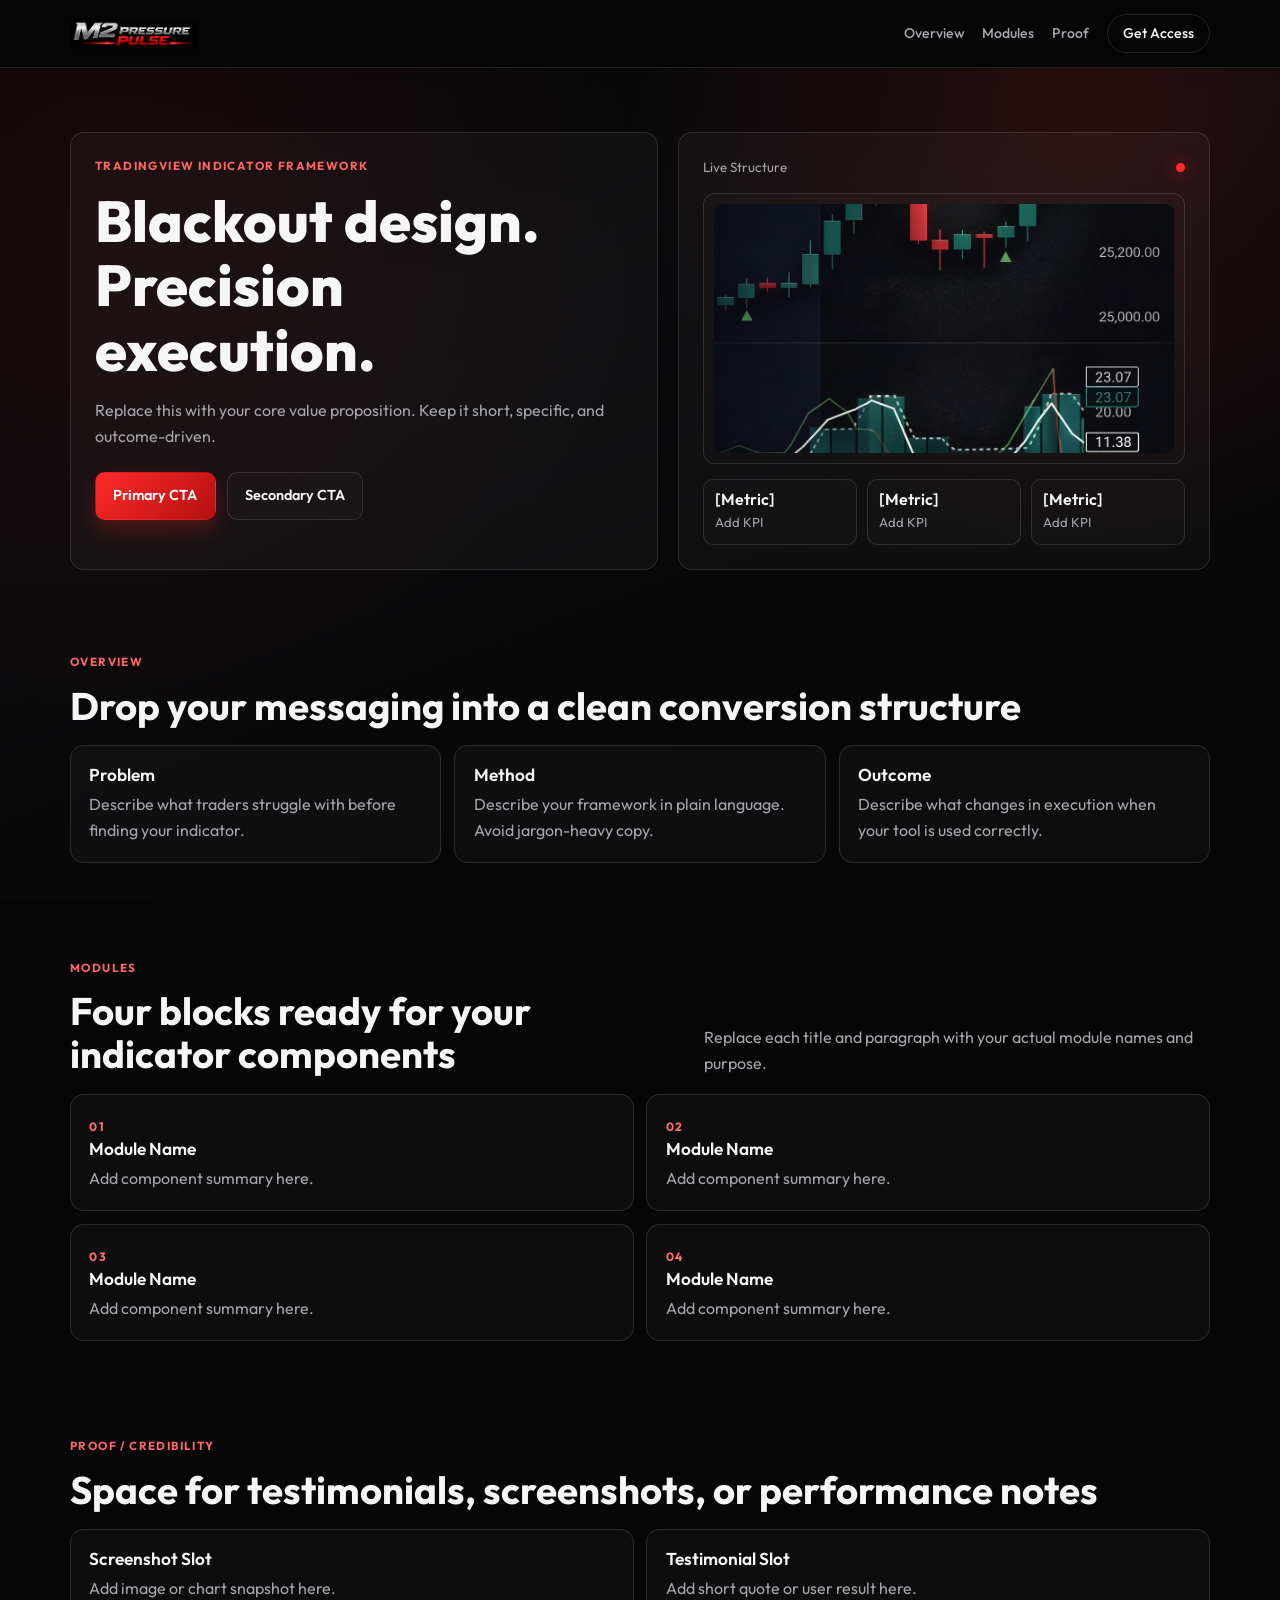
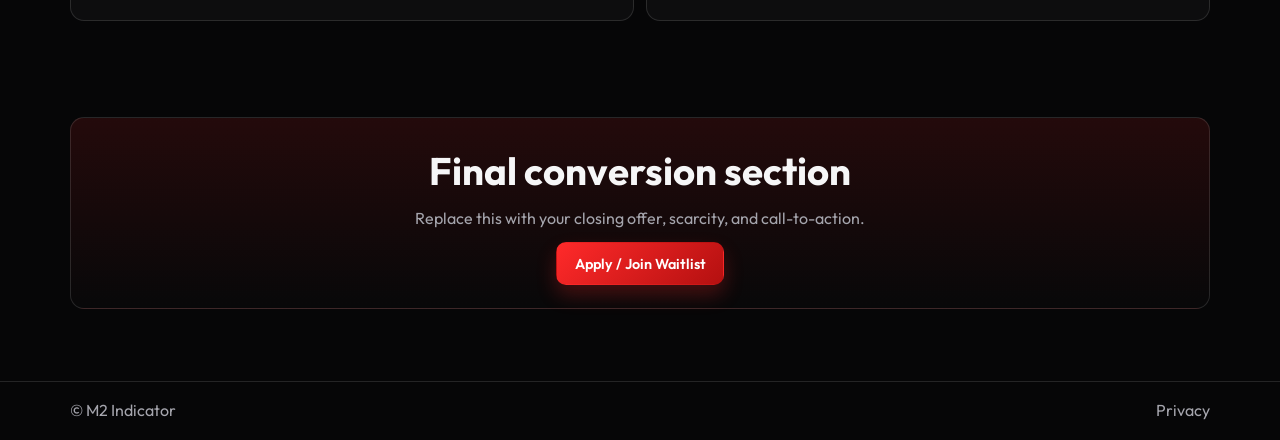
<file: index.html>
<!DOCTYPE html>
<html lang="en">
<head>
  <meta charset="UTF-8" />
  <meta name="viewport" content="width=device-width, initial-scale=1.0" />
  <title>M2 Indicator | Landing Framework</title>
  <meta name="description" content="Modern black and red landing framework for a TradingView indicator." />
  <link rel="preconnect" href="https://fonts.googleapis.com" />
  <link rel="preconnect" href="https://fonts.gstatic.com" crossorigin />
  <link href="https://fonts.googleapis.com/css2?family=Outfit:wght@400;500;600;700;800&display=swap" rel="stylesheet" />
  <link rel="stylesheet" href="styles.css" />
</head>
<body>
  <div class="bg-grid" aria-hidden="true"></div>
  <div class="bg-glow" aria-hidden="true"></div>

  <header class="site-header">
    <div class="container nav-row">
      <a class="brand" href="#">
        <img src="logo.png" alt="M2 Indicator" class="brand-logo" />
      </a>

      <button class="menu-toggle" id="menuToggle" aria-label="Toggle navigation" aria-expanded="false">Menu</button>

      <nav class="nav" id="siteNav">
        <a href="#overview">Overview</a>
        <a href="#modules">Modules</a>
        <a href="#proof">Proof</a>
        <a href="#cta" class="nav-cta">Get Access</a>
      </nav>
    </div>
  </header>

  <main>
    <section class="hero container">
      <div class="hero-copy reveal">
        <p class="kicker">TradingView Indicator Framework</p>
        <h1>Blackout design. Precision execution.</h1>
        <p class="hero-lead">Replace this with your core value proposition. Keep it short, specific, and outcome-driven.</p>
        <div class="hero-actions">
          <a class="btn btn-primary" href="#cta">Primary CTA</a>
          <a class="btn btn-ghost" href="#modules">Secondary CTA</a>
        </div>
      </div>

      <div class="hero-panel reveal delay-1">
        <div class="panel-head">
          <span>Live Structure</span>
          <span class="dot"></span>
        </div>
        <div class="chart-placeholder">
          <img src="hero.png" alt="Live structure preview" class="live-image" />
        </div>
        <div class="panel-foot">
          <div>
            <h3>[Metric]</h3>
            <p>Add KPI</p>
          </div>
          <div>
            <h3>[Metric]</h3>
            <p>Add KPI</p>
          </div>
          <div>
            <h3>[Metric]</h3>
            <p>Add KPI</p>
          </div>
        </div>
      </div>
    </section>

    <section id="overview" class="section container">
      <div class="section-title reveal">
        <p class="kicker">Overview</p>
        <h2>Drop your messaging into a clean conversion structure</h2>
      </div>

      <div class="card-grid three">
        <article class="card reveal">
          <h3>Problem</h3>
          <p>Describe what traders struggle with before finding your indicator.</p>
        </article>
        <article class="card reveal delay-1">
          <h3>Method</h3>
          <p>Describe your framework in plain language. Avoid jargon-heavy copy.</p>
        </article>
        <article class="card reveal delay-2">
          <h3>Outcome</h3>
          <p>Describe what changes in execution when your tool is used correctly.</p>
        </article>
      </div>
    </section>

    <section id="modules" class="section container">
      <div class="section-title split reveal">
        <div>
          <p class="kicker">Modules</p>
          <h2>Four blocks ready for your indicator components</h2>
        </div>
        <p class="muted">Replace each title and paragraph with your actual module names and purpose.</p>
      </div>

      <div class="card-grid two">
        <article class="module-card reveal">
          <span>01</span>
          <h3>Module Name</h3>
          <p>Add component summary here.</p>
        </article>
        <article class="module-card reveal delay-1">
          <span>02</span>
          <h3>Module Name</h3>
          <p>Add component summary here.</p>
        </article>
        <article class="module-card reveal">
          <span>03</span>
          <h3>Module Name</h3>
          <p>Add component summary here.</p>
        </article>
        <article class="module-card reveal delay-1">
          <span>04</span>
          <h3>Module Name</h3>
          <p>Add component summary here.</p>
        </article>
      </div>
    </section>

    <section id="proof" class="section container">
      <div class="section-title reveal">
        <p class="kicker">Proof / Credibility</p>
        <h2>Space for testimonials, screenshots, or performance notes</h2>
      </div>

      <div class="proof-grid">
        <article class="proof-card reveal">
          <h3>Screenshot Slot</h3>
          <p>Add image or chart snapshot here.</p>
        </article>
        <article class="proof-card reveal delay-1">
          <h3>Testimonial Slot</h3>
          <p>Add short quote or user result here.</p>
        </article>
      </div>
    </section>

    <section id="cta" class="section container">
      <div class="cta-block reveal">
        <h2>Final conversion section</h2>
        <p>Replace this with your closing offer, scarcity, and call-to-action.</p>
        <a class="btn btn-primary" href="#">Apply / Join Waitlist</a>
      </div>
    </section>
  </main>

  <footer class="site-footer">
    <div class="container footer-row">
      <p>&copy; M2 Indicator</p>
      <a href="#">Privacy</a>
    </div>
  </footer>

  <script src="script.js"></script>
</body>
</html>
</file>
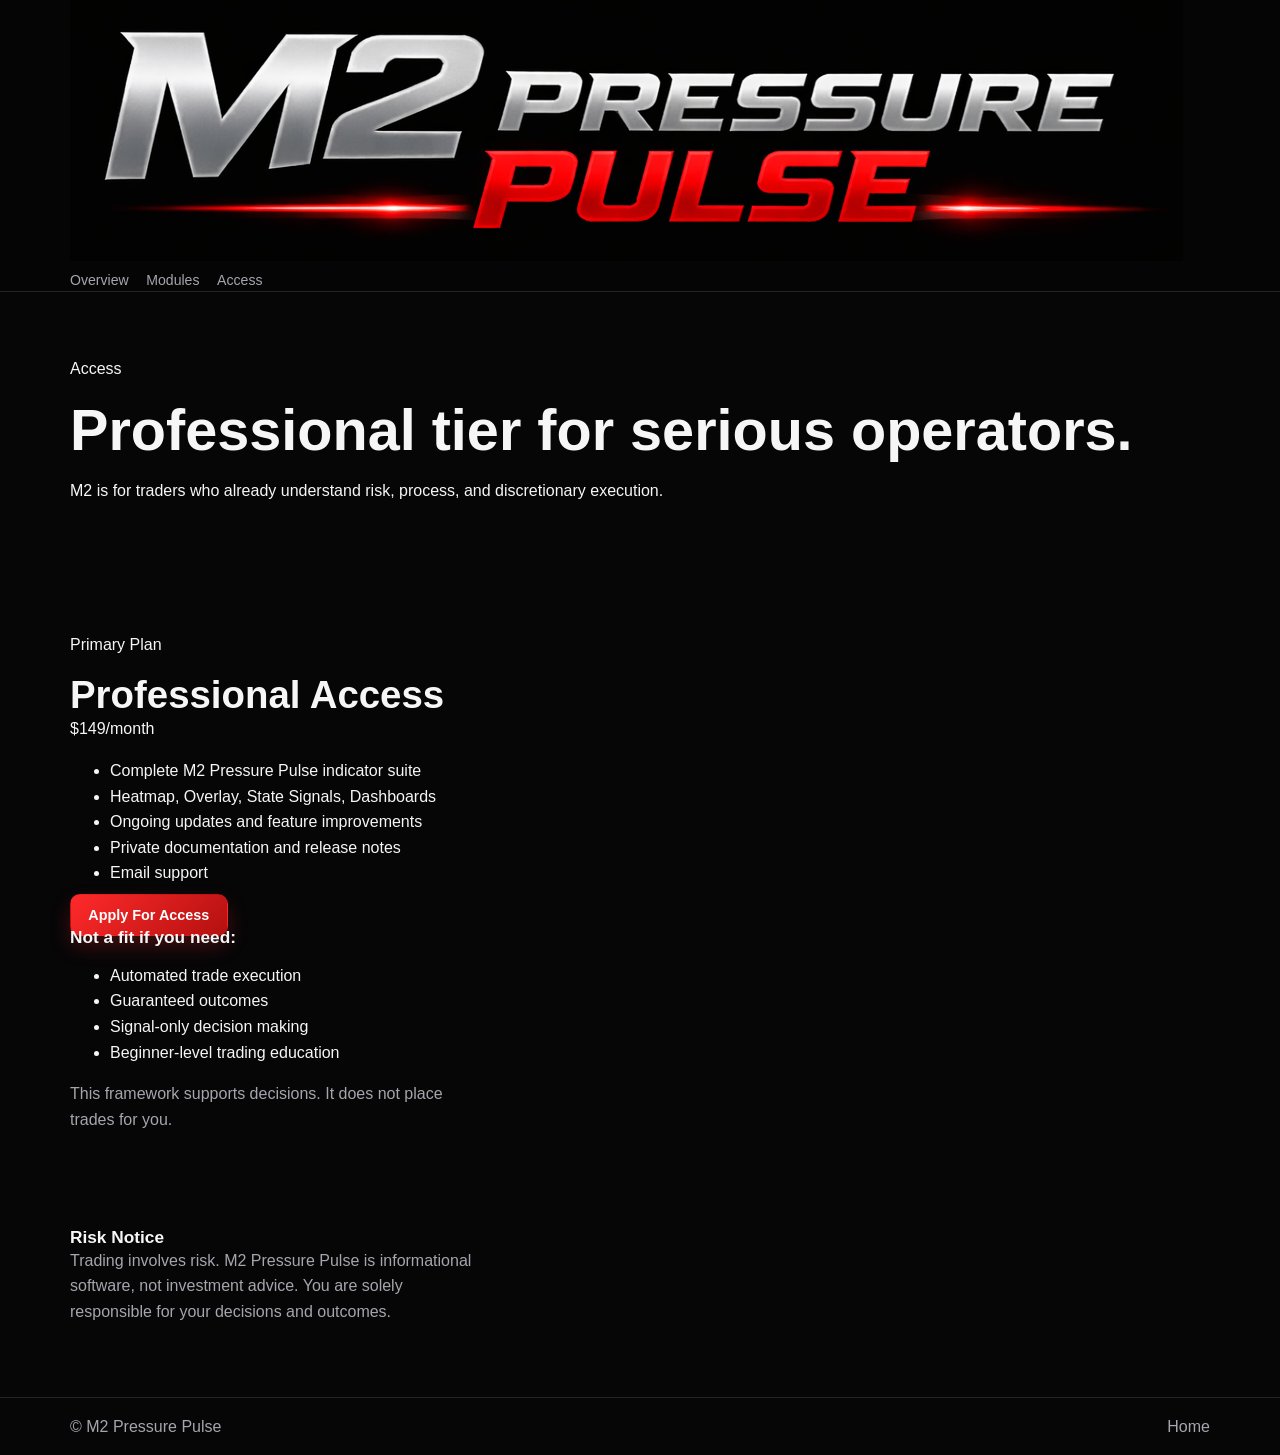
<file: pricing.html>
<!DOCTYPE html>
<html lang="en">
<head>
  <meta charset="UTF-8" />
  <meta name="viewport" content="width=device-width, initial-scale=1.0" />
  <title>M2 Pressure Pulse | Access</title>
  <meta name="description" content="Professional access for M2 Pressure Pulse." />
  <link rel="preconnect" href="https://fonts.googleapis.com" />
  <link rel="preconnect" href="https://fonts.gstatic.com" crossorigin />
  <link href="https://fonts.googleapis.com/css2?family=Manrope:wght@400;500;600;700;800&display=swap" rel="stylesheet" />
  <link rel="stylesheet" href="styles.css" />
</head>
<body>
  <div class="site-shell">
    <header class="site-header">
      <div class="container header-row">
        <a class="logo" href="index.html">
          <img src="logo.png" alt="M2 Pressure Pulse" />
        </a>
        <nav class="nav">
          <a href="index.html#overview">Overview</a>
          <a href="index.html#modules">Modules</a>
          <a href="pricing.html" class="nav-btn">Access</a>
        </nav>
      </div>
    </header>

    <main>
      <section class="section container page-intro reveal-up">
        <p class="eyebrow">Access</p>
        <h1>Professional tier for serious operators.</h1>
        <p class="lead">M2 is for traders who already understand risk, process, and discretionary execution.</p>
      </section>

      <section class="section container pricing-layout">
        <article class="price-card reveal-up">
          <p class="pill">Primary Plan</p>
          <h2>Professional Access</h2>
          <div class="price">$149<span>/month</span></div>
          <ul>
            <li>Complete M2 Pressure Pulse indicator suite</li>
            <li>Heatmap, Overlay, State Signals, Dashboards</li>
            <li>Ongoing updates and feature improvements</li>
            <li>Private documentation and release notes</li>
            <li>Email support</li>
          </ul>
          <a class="btn btn-primary" href="#">Apply For Access</a>
        </article>

        <article class="fit-card reveal-up delay-1">
          <h3>Not a fit if you need:</h3>
          <ul>
            <li>Automated trade execution</li>
            <li>Guaranteed outcomes</li>
            <li>Signal-only decision making</li>
            <li>Beginner-level trading education</li>
          </ul>
          <p class="muted">This framework supports decisions. It does not place trades for you.</p>
        </article>
      </section>

      <section class="section container legal reveal-up">
        <h3>Risk Notice</h3>
        <p class="muted">Trading involves risk. M2 Pressure Pulse is informational software, not investment advice. You are solely responsible for your decisions and outcomes.</p>
      </section>
    </main>

    <footer class="site-footer">
      <div class="container footer-row">
        <p>&copy; M2 Pressure Pulse</p>
        <a href="index.html">Home</a>
      </div>
    </footer>
  </div>

  <script src="script.js"></script>
</body>
</html>
</file>
<file: styles.css>
:root {
  --bg: #060607;
  --bg-soft: #101012;
  --panel: rgba(255, 255, 255, 0.03);
  --panel-strong: #131316;
  --text: #f6f6f7;
  --muted: #a5a5ad;
  --line: rgba(255, 255, 255, 0.12);
  --accent: #ff2a2a;
  --accent-dark: #b41010;
  --radius: 14px;
  --container: 1140px;
}

* {
  box-sizing: border-box;
}

html {
  scroll-behavior: smooth;
}

body {
  margin: 0;
  font-family: "Outfit", "Segoe UI", sans-serif;
  color: var(--text);
  background: var(--bg);
  line-height: 1.6;
}

.bg-grid,
.bg-glow {
  position: fixed;
  inset: 0;
  pointer-events: none;
  z-index: -2;
}

.bg-grid {
  background-image:
    linear-gradient(rgba(255, 255, 255, 0.03) 1px, transparent 1px),
    linear-gradient(90deg, rgba(255, 255, 255, 0.03) 1px, transparent 1px);
  background-size: 36px 36px;
  mask-image: linear-gradient(to bottom, rgba(0, 0, 0, 0.6), transparent 95%);
}

.bg-glow {
  z-index: -1;
  background:
    radial-gradient(circle at 85% 12%, rgba(255, 42, 42, 0.12), transparent 34%),
    radial-gradient(circle at 8% 24%, rgba(255, 42, 42, 0.07), transparent 40%),
    linear-gradient(160deg, #050506, #0a0a0c 40%, #050506);
}

.container {
  width: min(var(--container), calc(100% - 2rem));
  margin: 0 auto;
}

.site-header {
  position: sticky;
  top: 0;
  z-index: 30;
  background: #050506;
  backdrop-filter: blur(10px);
  border-bottom: 1px solid var(--line);
}

.nav-row {
  display: flex;
  align-items: center;
  justify-content: space-between;
  gap: 1rem;
  padding: 0.85rem 0;
}

.brand {
  display: inline-flex;
  align-items: center;
  gap: 0.6rem;
  text-decoration: none;
  color: var(--text);
}

.brand-logo {
  height: 30px;
  width: auto;
  display: block;
  max-width: 180px;
  object-fit: contain;
  object-position: left center;
}

.brand {
  min-width: 0;
}

.menu-toggle {
  display: none;
  border: 1px solid var(--line);
  border-radius: 8px;
  background: transparent;
  color: var(--text);
  padding: 0.45rem 0.7rem;
  font: inherit;
}

.nav {
  display: flex;
  align-items: center;
  gap: 1.1rem;
}

.nav a {
  text-decoration: none;
  color: var(--muted);
  font-size: 0.88rem;
  font-weight: 500;
}

.nav a:hover {
  color: var(--text);
}

.nav-cta {
  padding: 0.48rem 0.95rem;
  border-radius: 999px;
  border: 1px solid var(--line);
  color: var(--text) !important;
}

.hero {
  padding: 4rem 0 2.2rem;
  display: grid;
  grid-template-columns: 1.05fr 0.95fr;
  gap: 1.2rem;
  align-items: stretch;
}

.hero-copy,
.hero-panel {
  border: 1px solid var(--line);
  border-radius: var(--radius);
  background: var(--panel);
  padding: 1.5rem;
}

.kicker {
  margin: 0 0 0.8rem;
  text-transform: uppercase;
  letter-spacing: 0.12em;
  font-size: 0.73rem;
  font-weight: 700;
  color: #ff6666;
}

h1,
h2,
h3 {
  margin: 0;
  line-height: 1.12;
}

h1 {
  font-size: clamp(2rem, 5vw, 3.6rem);
  font-weight: 800;
}

h2 {
  font-size: clamp(1.55rem, 3.2vw, 2.4rem);
  font-weight: 700;
}

h3 {
  font-size: 1.08rem;
  font-weight: 600;
}

.hero-lead {
  margin-top: 1rem;
  max-width: 54ch;
  color: var(--muted);
}

.hero-actions {
  margin-top: 1.4rem;
  display: flex;
  flex-wrap: wrap;
  gap: 0.7rem;
}

.btn {
  text-decoration: none;
  border-radius: 10px;
  padding: 0.74rem 1.08rem;
  border: 1px solid transparent;
  font-size: 0.9rem;
  font-weight: 600;
}

.btn-primary {
  color: #fff;
  background: linear-gradient(135deg, var(--accent), var(--accent-dark));
  box-shadow: 0 10px 20px rgba(255, 42, 42, 0.24);
}

.btn-ghost {
  border-color: var(--line);
  color: var(--text);
  background: rgba(255, 255, 255, 0.02);
}

.hero-panel {
  display: flex;
  flex-direction: column;
  gap: 0.9rem;
}

.panel-head {
  display: flex;
  justify-content: space-between;
  align-items: center;
  color: var(--muted);
  font-size: 0.84rem;
}

.dot {
  width: 9px;
  height: 9px;
  border-radius: 999px;
  background: #ff2a2a;
  box-shadow: 0 0 18px rgba(255, 42, 42, 0.8);
}

.chart-placeholder {
  border: 1px solid var(--line);
  border-radius: 12px;
  background: linear-gradient(180deg, rgba(255, 255, 255, 0.02), rgba(255, 255, 255, 0.01));
  padding: 0.65rem;
  aspect-ratio: 16 / 9;
  min-height: 0;
  max-height: 360px;
  overflow: hidden;
}

.live-image {
  width: 100%;
  height: 100%;
  object-fit: cover;
  object-position: center;
  border-radius: 8px;
  display: block;
}

.panel-foot {
  display: grid;
  grid-template-columns: repeat(3, minmax(0, 1fr));
  gap: 0.6rem;
}

.panel-foot div {
  border: 1px solid var(--line);
  border-radius: 10px;
  padding: 0.7rem;
  background: rgba(255, 255, 255, 0.015);
}

.panel-foot h3 {
  font-size: 1rem;
}

.panel-foot p {
  margin: 0.2rem 0 0;
  color: var(--muted);
  font-size: 0.82rem;
}

.section {
  padding: 3rem 0;
}

.section-title {
  margin-bottom: 1.1rem;
}

.section-title.split {
  display: grid;
  grid-template-columns: 1fr auto;
  gap: 1rem;
  align-items: end;
}

.muted {
  margin: 0;
  color: var(--muted);
  max-width: 46ch;
}

.card-grid {
  display: grid;
  gap: 0.8rem;
}

.card-grid.three {
  grid-template-columns: repeat(3, minmax(0, 1fr));
}

.card-grid.two {
  grid-template-columns: repeat(2, minmax(0, 1fr));
}

.card,
.module-card,
.proof-card,
.cta-block {
  border: 1px solid var(--line);
  border-radius: var(--radius);
  background: var(--panel);
}

.card,
.module-card,
.proof-card {
  padding: 1.15rem;
}

.card p,
.module-card p,
.proof-card p {
  margin: 0.5rem 0 0;
  color: var(--muted);
}

.module-card span {
  font-size: 0.75rem;
  font-weight: 700;
  color: #ff6f6f;
  letter-spacing: 0.1em;
}

.proof-grid {
  display: grid;
  grid-template-columns: 1fr 1fr;
  gap: 0.8rem;
}

.cta-block {
  text-align: center;
  padding: 2rem 1.2rem;
  background: linear-gradient(180deg, rgba(255, 42, 42, 0.12), rgba(255, 255, 255, 0.01));
}

.cta-block p {
  margin: 0.8rem auto 1.2rem;
  max-width: 60ch;
  color: var(--muted);
}

.site-footer {
  border-top: 1px solid var(--line);
  margin-top: 1.5rem;
}

.footer-row {
  padding: 1rem 0;
  display: flex;
  align-items: center;
  justify-content: space-between;
}

.footer-row p {
  margin: 0;
  color: var(--muted);
}

.footer-row a {
  color: var(--muted);
  text-decoration: none;
}

.reveal {
  opacity: 0;
  transform: translateY(14px);
  transition: opacity 0.45s ease, transform 0.45s ease;
}

.reveal.visible {
  opacity: 1;
  transform: translateY(0);
}

.delay-1 { transition-delay: 0.12s; }
.delay-2 { transition-delay: 0.2s; }

@media (max-width: 980px) {
  .hero,
  .card-grid.three,
  .card-grid.two,
  .proof-grid,
  .section-title.split {
    grid-template-columns: 1fr;
  }

  .panel-foot {
    grid-template-columns: 1fr;
  }
}

@media (max-width: 760px) {
  .menu-toggle {
    display: inline-block;
  }

  .nav {
    position: absolute;
    top: calc(100% + 1px);
    left: 0;
    right: 0;
    display: none;
    flex-direction: column;
    align-items: flex-start;
    gap: 0.75rem;
    padding: 0.9rem 1rem;
    background: #0b0b0e;
    border-bottom: 1px solid var(--line);
  }

  .nav.open {
    display: flex;
  }

  .hero {
    padding-top: 2.7rem;
  }

  .hero-actions .btn {
    width: 100%;
    text-align: center;
  }
}

@media (max-width: 560px) {
  .container {
    width: min(var(--container), calc(100% - 1.2rem));
  }

  .hero-copy,
  .hero-panel,
  .card,
  .module-card,
  .proof-card,
  .cta-block {
    padding: 1rem;
  }

  h1 {
    font-size: clamp(1.7rem, 8vw, 2.3rem);
  }

  .brand-logo {
    height: 24px;
    max-width: 145px;
  }

  .footer-row {
    flex-direction: column;
    gap: 0.4rem;
  }
}
</file>
